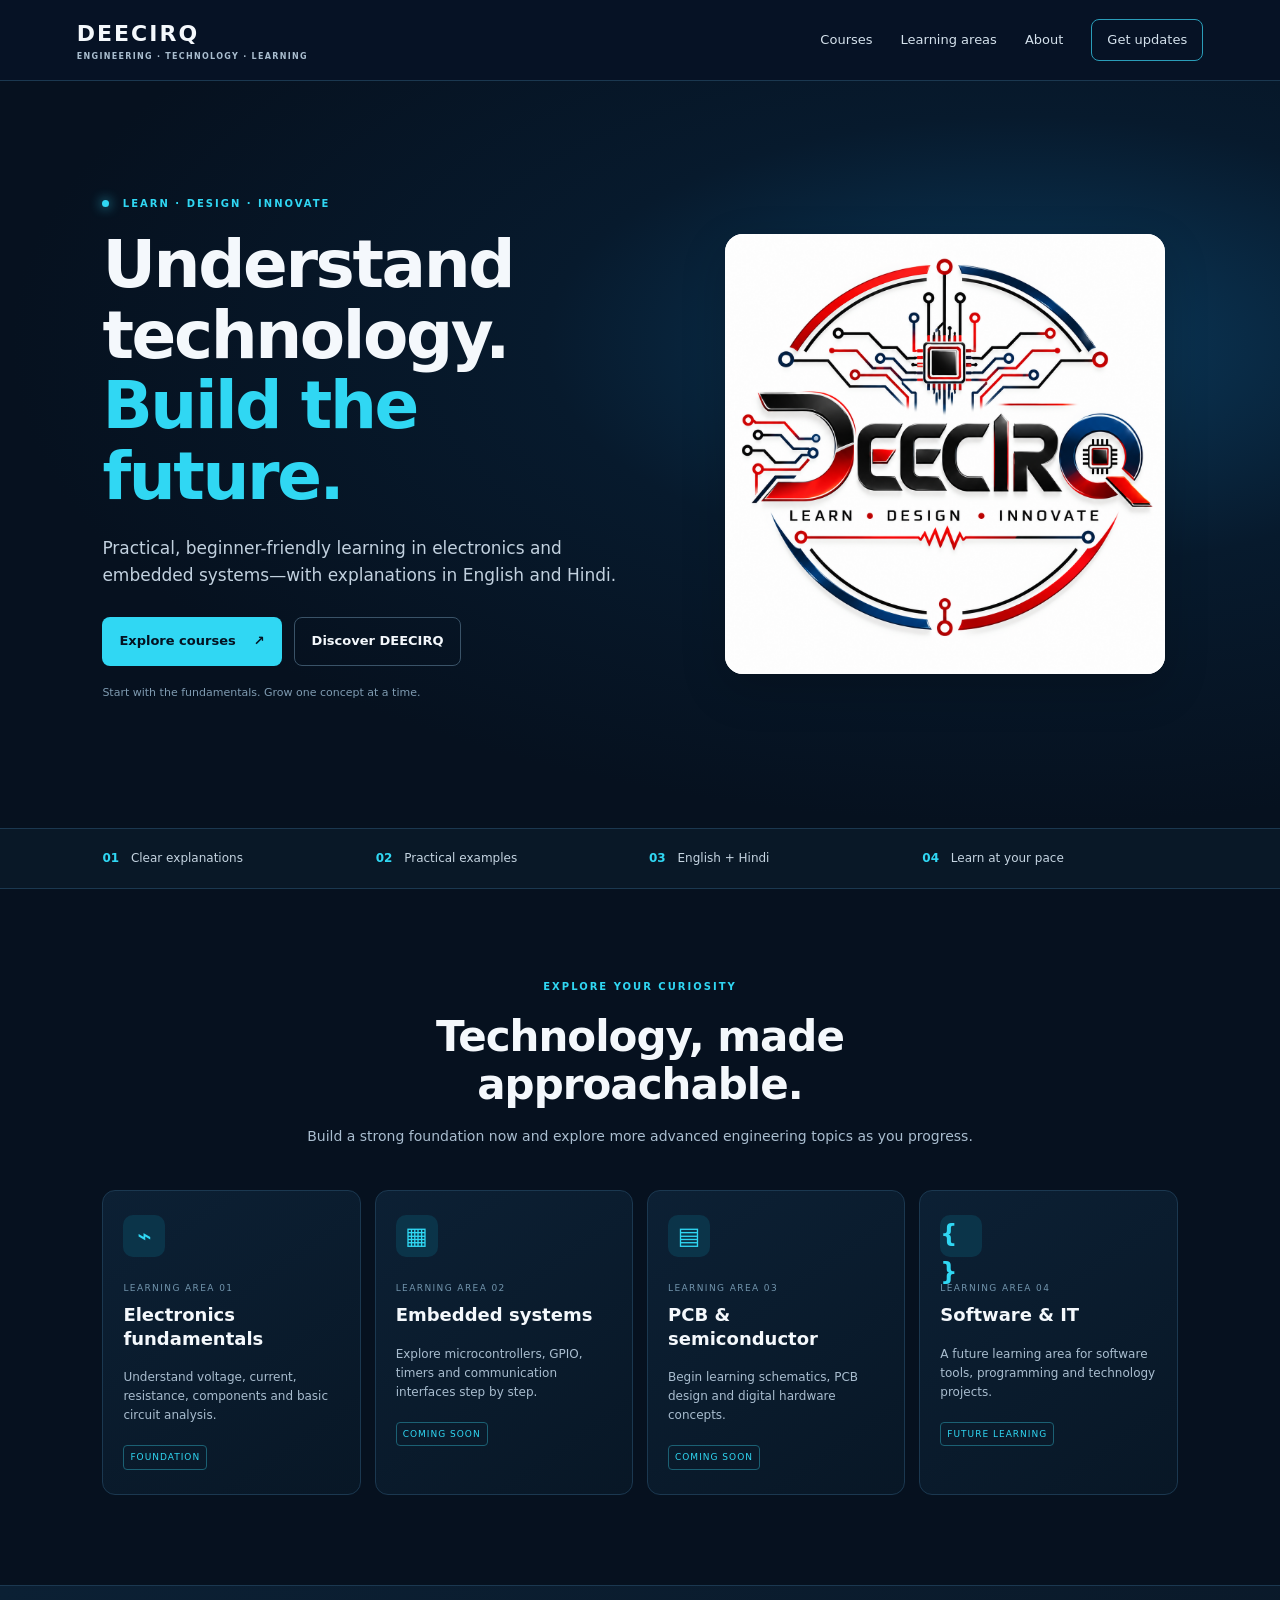
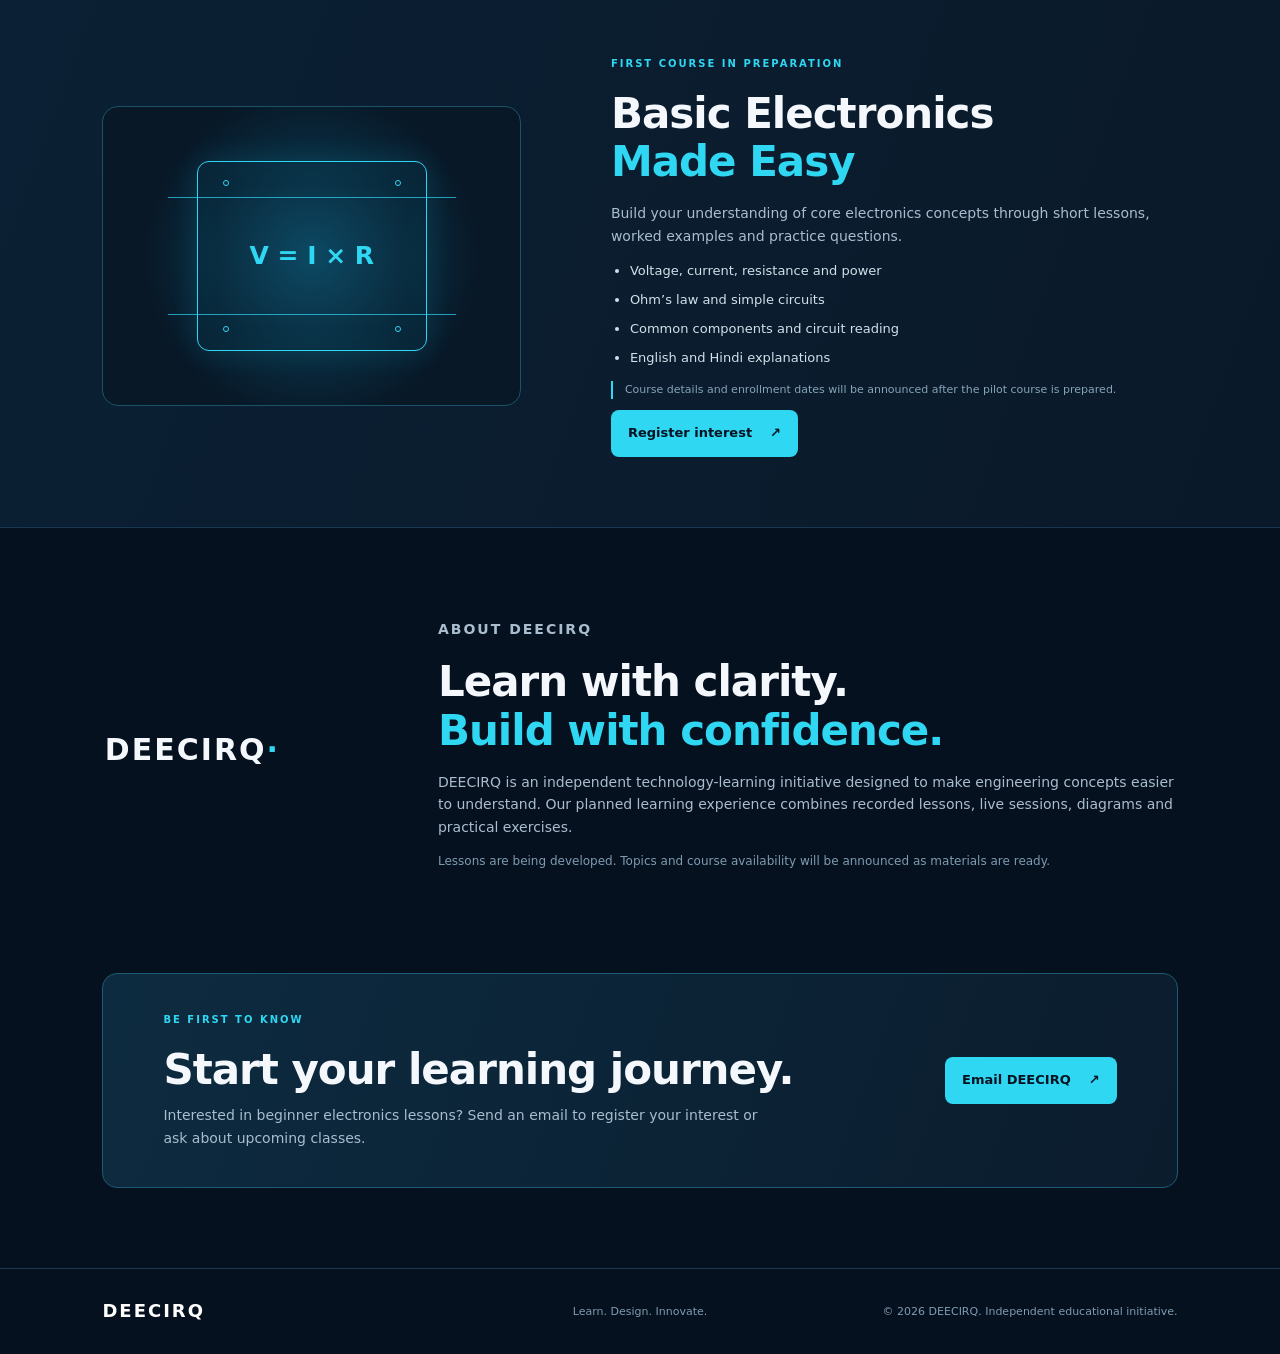
<file: index.html>
<!doctype html>
<html lang="en">
<head>
  <meta charset="utf-8">
  <meta name="viewport" content="width=device-width, initial-scale=1">

  <meta name="description" content="Learn basic electronics, embedded systems, PCB design and semiconductor concepts with DEECIRQ. Beginner-friendly engineering lessons in English and Hindi.">

  <meta name="robots" content="index, follow">
  <meta name="theme-color" content="#071426">

  <link rel="canonical" href="https://deecirqlearn.github.io/">
  <link rel="icon" type="image/png" href="deecirq-logo.png">

  <meta property="og:title" content="DEECIRQ | Learn. Design. Innovate.">
  <meta property="og:description" content="Explore beginner-friendly electronics and engineering lessons in English and Hindi.">
  <meta property="og:url" content="https://deecirqlearn.github.io/">
  <meta property="og:type" content="website">
  <meta property="og:image" content="https://deecirqlearn.github.io/deecirq-logo.png">

  <title>DEECIRQ | Electronics, Embedded Systems & Engineering Learning</title>

  <link rel="stylesheet" href="style.css">
</head>

<body>

  <!-- HEADER -->
  <header class="site-header">

    <a class="brand" href="#home" aria-label="DEECIRQ home">
      <span class="brand-name">
        DEECIRQ
        <small>ENGINEERING · TECHNOLOGY · LEARNING</small>
      </span>
    </a>

    <button class="menu-toggle" id="menuToggle"
      aria-label="Toggle navigation" aria-expanded="false">
      ☰
    </button>

    <nav id="nav">
      <a href="#courses">Courses</a>
      <a href="#areas">Learning areas</a>
      <a href="#about">About</a>
      <a class="nav-cta" href="#register">Get updates</a>
    </nav>

  </header>

  <main>

    <!-- HERO SECTION -->
    <section class="hero" id="home">

      <div class="hero-copy">

        <p class="eyebrow">
          <span class="pulse"></span>
          LEARN · DESIGN · INNOVATE
        </p>

        <h1>
          Understand technology.<br>
          <span>Build the future.</span>
        </h1>

        <p class="hero-text">
          Practical, beginner-friendly learning in electronics
          and embedded systems—with explanations in English and Hindi.
        </p>

        <div class="hero-actions">
          <a class="button primary" href="#courses">
            Explore courses <span>↗</span>
          </a>

          <a class="button secondary" href="#about">
            Discover DEECIRQ
          </a>
        </div>

        <p class="microcopy">
          Start with the fundamentals. Grow one concept at a time.
        </p>

      </div>

      <!-- OFFICIAL DEECIRQ LOGO -->
      <div class="hero-logo">
        <img
          src="deecirq-logo.png"
          alt="DEECIRQ official logo — Learn, Design, Innovate"
        >
      </div>

    </section>

    <!-- LEARNING FORMAT -->
    <section class="trust-strip" aria-label="Learning format">

      <div><span>01</span> Clear explanations</div>
      <div><span>02</span> Practical examples</div>
      <div><span>03</span> English + Hindi</div>
      <div><span>04</span> Learn at your pace</div>

    </section>

    <!-- LEARNING AREAS -->
    <section class="section" id="areas">

      <div class="section-heading">

        <p class="eyebrow">EXPLORE YOUR CURIOSITY</p>

        <h2>Technology, made approachable.</h2>

        <p>
          Build a strong foundation now and explore more advanced
          engineering topics as you progress.
        </p>

      </div>

      <div class="cards">

        <article class="card">
          <div class="card-icon">⌁</div>
          <p class="card-number">LEARNING AREA 01</p>
          <h3>Electronics fundamentals</h3>
          <p>
            Understand voltage, current, resistance, components
            and basic circuit analysis.
          </p>
          <span class="status">FOUNDATION</span>
        </article>

        <article class="card">
          <div class="card-icon">▦</div>
          <p class="card-number">LEARNING AREA 02</p>
          <h3>Embedded systems</h3>
          <p>
            Explore microcontrollers, GPIO, timers and communication
            interfaces step by step.
          </p>
          <span class="status">COMING SOON</span>
        </article>

        <article class="card">
          <div class="card-icon">▤</div>
          <p class="card-number">LEARNING AREA 03</p>
          <h3>PCB & semiconductor</h3>
          <p>
            Begin learning schematics, PCB design and digital
            hardware concepts.
          </p>
          <span class="status">COMING SOON</span>
        </article>

        <article class="card">
          <div class="card-icon">{ }</div>
          <p class="card-number">LEARNING AREA 04</p>
          <h3>Software & IT</h3>
          <p>
            A future learning area for software tools, programming
            and technology projects.
          </p>
          <span class="status">FUTURE LEARNING</span>
        </article>

      </div>

    </section>

    <!-- FEATURED COURSE -->
    <section class="featured" id="courses">

      <div class="featured-art">
        <div class="mini-board">
          <span></span>
          <span></span>
          <span></span>
          <span></span>
          <b>V = I × R</b>
        </div>
      </div>

      <div class="featured-copy">

        <p class="eyebrow">FIRST COURSE IN PREPARATION</p>

        <h2>
          Basic Electronics<br>
          <span>Made Easy</span>
        </h2>

        <p>
          Build your understanding of core electronics concepts
          through short lessons, worked examples and practice questions.
        </p>

        <ul>
          <li>Voltage, current, resistance and power</li>
          <li>Ohm’s law and simple circuits</li>
          <li>Common components and circuit reading</li>
          <li>English and Hindi explanations</li>
        </ul>

        <p class="notice">
          Course details and enrollment dates will be announced
          after the pilot course is prepared.
        </p>

        <a class="button primary" href="#register">
          Register interest <span>↗</span>
        </a>

      </div>

    </section>

    <!-- ABOUT SECTION -->
    <section class="section about" id="about">

      <div class="about-symbol">DEECIRQ<span>·</span></div>

      <div>

        <p class="eyebrow">ABOUT DEECIRQ</p>

        <h2>
          Learn with clarity.<br>
          <span>Build with confidence.</span>
        </h2>

        <p>
          DEECIRQ is an independent technology-learning initiative
          designed to make engineering concepts easier to understand.
          Our planned learning experience combines recorded lessons,
          live sessions, diagrams and practical exercises.
        </p>

        <p class="muted">
          Lessons are being developed. Topics and course availability
          will be announced as materials are ready.
        </p>

      </div>

    </section>

    <!-- CONTACT / REGISTRATION -->
    <section class="register-section" id="register">

      <div>

        <p class="eyebrow">BE FIRST TO KNOW</p>

        <h2>Start your learning journey.</h2>

        <p>
          Interested in beginner electronics lessons?
          Send an email to register your interest or ask about upcoming classes.
        </p>

      </div>

      <a
        class="button primary"
        id="emailLink"
        href="mailto:deecirq.learn@gmail.com?subject=DEECIRQ%20course%20interest"
      >
        Email DEECIRQ <span>↗</span>
      </a>

    </section>

  </main>

  <!-- FOOTER -->
  <footer>

    <a class="footer-brand" href="#home">
      DEECIRQ
    </a>

    <p>Learn. Design. Innovate.</p>

    <p class="copyright">
      © <span id="year"></span> DEECIRQ.
      Independent educational initiative.
    </p>

  </footer>

  <script src="script.js"></script>

</body>
</html>
</file>
<file: style.css>
:root {
  --bg: #06111f;
  --panel: #0c2034;
  --panel2: #10283d;
  --cyan: #30d7f3;
  --blue: #168ed2;
  --white: #f4f8fc;
  --muted: #a9bdcf;
  --line: #1b3850;
  --ink: #071426;
}

* {
  box-sizing: border-box;
}

html {
  scroll-behavior: smooth;
  scroll-padding-top: 86px;
}

body {
  margin: 0;
  background: var(--bg);
  color: var(--white);
  font-family: Inter, ui-sans-serif, system-ui, -apple-system,
    BlinkMacSystemFont, "Segoe UI", sans-serif;
  line-height: 1.6;
}

a {
  color: inherit;
  text-decoration: none;
}

h1, h2, h3, p {
  margin-top: 0;
}

/* =========================
   HEADER AND NAVIGATION
========================= */

.site-header {
  height: auto;
  min-height: 78px;
  display: flex;
  align-items: center;
  justify-content: space-between;
  padding: 16px clamp(20px, 6vw, 88px);
  border-bottom: 1px solid var(--line);
  background: #071426f2;
  position: sticky;
  top: 0;
  z-index: 10;
  backdrop-filter: blur(12px);
}

.brand {
  display: flex;
  align-items: center;
  text-decoration: none;
}

.brand-name {
  font-weight: 850;
  font-size: 22px;
  letter-spacing: 2px;
  color: var(--white);
}

.brand-name small {
  display: block;
  color: var(--muted);
  font-size: 8px;
  letter-spacing: 1.3px;
  font-weight: 600;
}

.site-header nav {
  display: flex;
  align-items: center;
  gap: 28px;
  font-size: 13px;
  color: #d4e1ec;
}

.site-header nav a:hover {
  color: var(--cyan);
}

.nav-cta {
  border: 1px solid #2a9db9;
  padding: 10px 15px;
  border-radius: 8px;
}

.menu-toggle {
  display: none;
  background: none;
  color: white;
  border: 0;
  font-size: 25px;
}

/* =========================
   HERO SECTION
========================= */

.hero {
  padding: clamp(60px, 9vw, 120px) clamp(20px, 8vw, 120px);
  display: grid;
  grid-template-columns: 1.1fr 0.9fr;
  gap: 40px;
  align-items: center;
  overflow: hidden;
  background: radial-gradient(
    ellipse at 80% 35%,
    #0b3a5c 0%,
    #071a2d 33%,
    var(--bg) 70%
  );
}

.eyebrow {
  font-size: 10px;
  font-weight: 800;
  letter-spacing: 2px;
  color: var(--cyan);
  margin: 0 0 18px;
}

.pulse {
  display: inline-block;
  width: 7px;
  height: 7px;
  background: var(--cyan);
  border-radius: 50%;
  margin-right: 8px;
  box-shadow: 0 0 12px var(--cyan);
}

h1 {
  font-size: clamp(38px, 5.2vw, 66px);
  line-height: 1.07;
  letter-spacing: -2.4px;
  margin-bottom: 22px;
}

h1 span,
h2 span {
  color: var(--cyan);
}

.hero-text {
  font-size: 17px;
  color: #c2d1df;
  max-width: 550px;
}

/* Official DEECIRQ logo */

.hero-logo {
  width: 100%;
  max-width: 440px;
  margin: auto;
  background: #ffffff;
  border-radius: 18px;
  overflow: hidden;
  display: flex;
  align-items: center;
  justify-content: center;
  box-shadow: 0 15px 45px #00000030;
}

.hero-logo img {
  display: block;
  width: 100%;
  height: auto;
  object-fit: contain;
}

.hero-actions {
  display: flex;
  gap: 12px;
  flex-wrap: wrap;
  margin: 28px 0 18px;
}

.button {
  display: inline-flex;
  gap: 18px;
  align-items: center;
  justify-content: center;
  border-radius: 8px;
  padding: 13px 17px;
  font-size: 13px;
  font-weight: 750;
  transition: transform 0.2s, background 0.2s;
}

.button:hover {
  transform: translateY(-2px);
}

.primary {
  background: var(--cyan);
  color: #041322;
}

.primary:hover {
  background: #7beaff;
}

.secondary {
  border: 1px solid #3a5368;
  color: var(--white);
}

.microcopy {
  color: #7f9bb1;
  font-size: 11px;
}

/* =========================
   TRUST STRIP
========================= */

.trust-strip {
  display: grid;
  grid-template-columns: repeat(4, 1fr);
  padding: 20px clamp(20px, 8vw, 120px);
  border-top: 1px solid var(--line);
  border-bottom: 1px solid var(--line);
  background: #091827;
  gap: 18px;
}

.trust-strip div {
  font-size: 12px;
  color: #c5d4e1;
}

.trust-strip span {
  color: var(--cyan);
  font-weight: 800;
  margin-right: 8px;
}

/* =========================
   LEARNING AREAS
========================= */

.section {
  padding: 90px clamp(20px, 8vw, 120px);
}

.section-heading {
  text-align: center;
  max-width: 700px;
  margin: 0 auto 42px;
}

.section-heading h2,
.featured h2,
.about h2,
.register-section h2 {
  font-size: clamp(28px, 3.4vw, 42px);
  line-height: 1.15;
  letter-spacing: -1px;
  margin-bottom: 16px;
}

.section-heading > p:last-child,
.featured-copy > p:not(.eyebrow),
.about p,
.register-section p:not(.eyebrow) {
  color: var(--muted);
  font-size: 14px;
}

.cards {
  display: grid;
  grid-template-columns: repeat(4, 1fr);
  gap: 14px;
}

.card {
  padding: 24px 20px;
  border: 1px solid var(--line);
  border-radius: 13px;
  background: linear-gradient(145deg, #0c2034, #081726);
  min-height: 250px;
}

.card-icon {
  height: 42px;
  width: 42px;
  display: grid;
  place-items: center;
  background: #0b3449;
  color: var(--cyan);
  border-radius: 10px;
  font-size: 24px;
  font-weight: 700;
  margin-bottom: 24px;
}

.card-number {
  font-size: 9px;
  letter-spacing: 1.4px;
  color: #7295ad;
  margin-bottom: 8px;
}

.card h3 {
  font-size: 18px;
  line-height: 1.3;
}

.card > p:not(.card-number) {
  font-size: 12px;
  color: var(--muted);
}

.status {
  display: inline-block;
  margin-top: 8px;
  font-size: 9px;
  letter-spacing: 1px;
  color: var(--cyan);
  border: 1px solid #1b6073;
  border-radius: 4px;
  padding: 4px 6px;
}

/* =========================
   FEATURED COURSE
========================= */

.featured {
  display: grid;
  grid-template-columns: 0.85fr 1.15fr;
  gap: clamp(30px, 7vw, 100px);
  align-items: center;
  padding: 70px clamp(20px, 8vw, 120px);
  background: linear-gradient(110deg, #0b2034, #0a1929);
  border-top: 1px solid var(--line);
  border-bottom: 1px solid var(--line);
}

.featured-art {
  min-height: 300px;
  display: grid;
  place-items: center;
  background: radial-gradient(circle, #0c4963, #081827 65%);
  border-radius: 16px;
  border: 1px solid #1a5368;
}

.mini-board {
  height: 190px;
  width: 230px;
  border: 1px solid var(--cyan);
  border-radius: 12px;
  display: grid;
  place-items: center;
  position: relative;
  box-shadow: 0 0 30px #20c9f022, inset 0 0 35px #20c9f012;
  color: var(--cyan);
  font-size: 27px;
  font-weight: 800;
}

.mini-board:before,
.mini-board:after {
  content: "";
  position: absolute;
  left: -30px;
  right: -30px;
  height: 1px;
  background: var(--cyan);
  opacity: 0.7;
}

.mini-board:before {
  top: 35px;
}

.mini-board:after {
  bottom: 35px;
}

.mini-board span {
  position: absolute;
  width: 6px;
  height: 6px;
  border: 1px solid var(--cyan);
  border-radius: 50%;
}

.mini-board span:nth-child(1) {
  top: 18px;
  left: 25px;
}

.mini-board span:nth-child(2) {
  top: 18px;
  right: 25px;
}

.mini-board span:nth-child(3) {
  bottom: 18px;
  left: 25px;
}

.mini-board span:nth-child(4) {
  bottom: 18px;
  right: 25px;
}

.mini-board b {
  font-size: 25px;
}

.featured-copy ul {
  padding-left: 19px;
  color: #d2e0ea;
  font-size: 13px;
}

.featured-copy li {
  margin: 8px 0;
}

.notice {
  font-size: 11px !important;
  color: #86a4b9 !important;
  border-left: 2px solid var(--cyan);
  padding-left: 12px;
}

/* =========================
   ABOUT SECTION
========================= */

.about {
  display: grid;
  grid-template-columns: 0.55fr 1.45fr;
  gap: 55px;
  align-items: center;
}

.about-symbol {
  width: 180px;
  min-height: 100px;
  display: flex;
  align-items: center;
  justify-content: center;
  font-size: 30px;
  font-weight: 900;
  letter-spacing: 2px;
  color: var(--white);
}

.about-symbol span {
  color: var(--cyan);
}

.muted {
  font-size: 12px !important;
  color: #7f9bb1 !important;
}

/* =========================
   REGISTRATION SECTION
========================= */

.register-section {
  margin: 0 clamp(20px, 8vw, 120px) 80px;
  padding: 38px clamp(22px, 5vw, 60px);
  border: 1px solid #1d5b72;
  border-radius: 15px;
  background: linear-gradient(110deg, #0d2b40, #0b1c2d);
  display: flex;
  align-items: center;
  justify-content: space-between;
  gap: 25px;
}

.register-section h2 {
  margin-bottom: 10px;
}

.register-section p:not(.eyebrow) {
  max-width: 620px;
  margin-bottom: 0;
}

/* =========================
   FOOTER
========================= */

footer {
  border-top: 1px solid var(--line);
  padding: 28px clamp(20px, 8vw, 120px);
  display: grid;
  grid-template-columns: 1fr 1fr 1fr;
  align-items: center;
  color: #7f9bb1;
  font-size: 11px;
}

.footer-brand {
  font-weight: 900;
  letter-spacing: 2px;
  color: white;
  font-size: 18px;
}

.footer-brand span {
  color: var(--cyan);
  font-size: 9px;
}

footer p {
  margin: 0;
}

footer p:nth-child(2) {
  text-align: center;
}

footer p:last-child {
  text-align: right;
}

/* =========================
   TABLET RESPONSIVE DESIGN
========================= */

@media (max-width: 900px) {

  .hero {
    grid-template-columns: 1fr;
    padding-top: 65px;
  }

  .hero-logo {
    max-width: 380px;
  }

  .cards {
    grid-template-columns: repeat(2, 1fr);
  }

  .featured {
    grid-template-columns: 1fr;
  }

  .featured-art {
    min-height: 250px;
  }

  .about {
    grid-template-columns: 1fr;
  }

  .about-symbol {
    width: 110px;
    min-height: 70px;
    font-size: 25px;
  }

  .trust-strip {
    grid-template-columns: repeat(2, 1fr);
  }
}

/* =========================
   MOBILE RESPONSIVE DESIGN
========================= */

@media (max-width: 600px) {

  .site-header {
    padding: 12px 18px;
  }

  .menu-toggle {
    display: block;
  }

  .site-header nav {
    display: none;
    position: absolute;
    left: 0;
    right: 0;
    top: 74px;
    background: #071426;
    border-bottom: 1px solid var(--line);
    padding: 18px;
    flex-direction: column;
    align-items: stretch;
    gap: 18px;
  }

  .site-header nav.open {
    display: flex;
  }

  .brand-name {
    font-size: 19px;
  }

  .brand-name small {
    font-size: 7px;
  }

  .hero {
    padding: 55px 22px 45px;
  }

  .hero-text {
    font-size: 15px;
  }

  h1 {
    letter-spacing: -1.5px;
  }

  .hero-logo {
    max-width: 320px;
  }

  .section {
    padding: 65px 20px;
  }

  .cards {
    grid-template-columns: 1fr;
  }

  .card {
    min-height: auto;
  }

  .featured {
    padding: 55px 20px;
  }

  .about {
    padding: 60px 22px;
  }

  .register-section {
    margin: 0 20px 55px;
    align-items: flex-start;
    flex-direction: column;
    padding: 28px 22px;
  }

  footer {
    grid-template-columns: 1fr;
    gap: 10px;
    text-align: center;
  }

  footer p:nth-child(2),
  footer p:last-child {
    text-align: center;
  }

  .trust-strip {
    padding: 18px 20px;
    gap: 14px;
  }

  .trust-strip div {
    font-size: 10px;
  }
}
</file>
